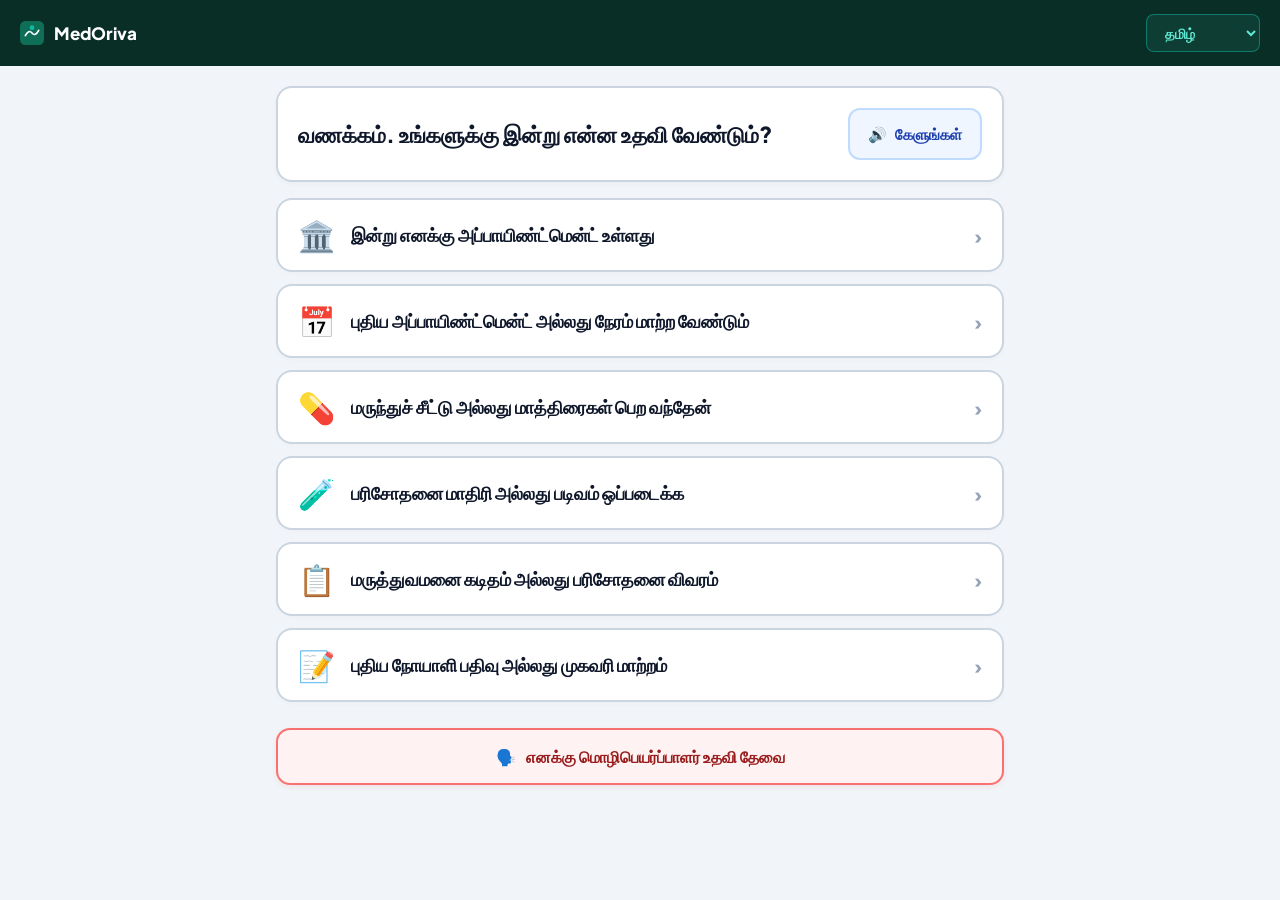
<file: templates/guided_touch.html>
<!DOCTYPE html>
<html lang="ta">
<head>
<meta charset="UTF-8"/>
<meta name="viewport" content="width=device-width, initial-scale=1.0"/>
<title>MedOriva — Patient Terminal</title>
<link rel="preconnect" href="https://fonts.googleapis.com">
<link rel="preconnect" href="https://fonts.gstatic.com" crossorigin>
<link href="https://fonts.googleapis.com/css2?family=Plus+Jakarta+Sans:wght@500;600;700;800&display=swap" rel="stylesheet">
<style>
  :root {
    --primary: #0F6E56;
    --primary-dark: #092e26;
    --primary-light: #14b8a6;
    --text-dark: #0f172a;
    --text-muted: #475569;
    --bg-page: #f1f5f9;
    --card-bg: #ffffff;
    --border-color: #cbd5e1;
    --focus-ring: rgba(15, 110, 86, 0.25);
  }

  * { 
    box-sizing: border-box; 
    margin: 0; 
    padding: 0; 
    font-family: 'Plus Jakarta Sans', -apple-system, BlinkMacSystemFont, sans-serif; 
    -webkit-tap-highlight-color: transparent;
  }

  body { 
    background: var(--bg-page); 
    color: var(--text-dark); 
    min-height: 100vh; 
    display: flex; 
    flex-direction: column;
  }

  /* Header Bar */
  .terminal-bar {
    background: var(--primary-dark);
    color: #ffffff;
    padding: 14px 20px;
    display: flex;
    justify-content: space-between;
    align-items: center;
  }

  .terminal-brand { 
    font-size: 17px; 
    font-weight: 800; 
    display: flex; 
    align-items: center; 
    gap: 10px; 
    color: #ffffff;
  }

  .lang-select-group { 
    display: flex; 
    align-items: center; 
  }

  .lang-dropdown {
    background: #0d3d33;
    color: #5eead4;
    border: 1.5px solid rgba(20, 184, 166, 0.5);
    padding: 8px 14px;
    border-radius: 8px;
    font-size: 14px;
    font-weight: 700;
    cursor: pointer;
    outline: none;
  }

  /* Main Container */
  .terminal-container {
    max-width: 760px;
    width: 100%;
    margin: 0 auto;
    padding: 20px 16px 30px;
    flex: 1;
    display: flex;
    flex-direction: column;
    gap: 16px;
  }

  /* Large Native Intake Prompt */
  .prompt-header {
    background: #ffffff;
    border: 2px solid var(--border-color);
    border-radius: 16px;
    padding: 20px;
    display: flex;
    justify-content: space-between;
    align-items: center;
    gap: 14px;
    box-shadow: 0 2px 6px rgba(0,0,0,0.03);
  }

  .prompt-text-native { 
    font-size: 22px; 
    font-weight: 800; 
    color: #0f172a; 
    line-height: 1.4; 
  }

  .tts-btn {
    background: #eff6ff;
    border: 2px solid #bfdbfe;
    color: #1e40af;
    border-radius: 12px;
    padding: 14px 18px;
    font-size: 15px;
    font-weight: 800;
    cursor: pointer;
    white-space: nowrap;
    display: flex;
    align-items: center;
    gap: 8px;
    flex-shrink: 0;
  }
  .tts-btn:active { background: #dbeafe; transform: scale(0.98); }

  /* One-Handed Patient Touch Tiles (Stacked for Easy Thumb Reach) */
  .cards-grid {
    display: flex;
    flex-direction: column;
    gap: 12px;
  }

  .touch-tile {
    background: var(--card-bg);
    border: 2.5px solid var(--border-color);
    border-radius: 16px;
    padding: 18px 20px;
    cursor: pointer;
    text-align: left;
    display: flex;
    align-items: center;
    gap: 16px;
    min-height: 74px;
    box-shadow: 0 2px 4px rgba(0,0,0,0.02);
    transition: transform 0.1s ease, border-color 0.1s ease;
    width: 100%;
    font: inherit;
    color: inherit;
    appearance: none;
  }

  .touch-tile:active {
    border-color: var(--primary);
    background: #f0fdf4;
    transform: scale(0.99);
  }

  .touch-tile:focus-visible,
  .tts-btn:focus-visible,
  .btn-esc:focus-visible,
  .btn-confirm:focus-visible,
  .btn-change:focus-visible,
  .lang-dropdown:focus-visible {
    outline: 3px solid #38bdf8;
    outline-offset: 3px;
  }

  .tile-icon { 
    font-size: 30px; 
    line-height: 1;
    flex-shrink: 0;
  }

  .tile-native { 
    font-size: 18px; 
    font-weight: 800; 
    color: #0f172a; 
    line-height: 1.35; 
    flex: 1;
  }

  .tile-arrow {
    font-size: 20px;
    color: #94a3b8;
    font-weight: 800;
  }

  /* Safety Interpreter Bar */
  .safety-bottom-bar {
    margin-top: 10px;
    display: flex;
    flex-direction: column;
  }

  .btn-esc {
    background: #fef2f2;
    border: 2px solid #f87171;
    color: #991b1b;
    padding: 16px 20px;
    border-radius: 14px;
    font-size: 16px;
    font-weight: 800;
    cursor: pointer;
    display: flex;
    align-items: center;
    justify-content: center;
    gap: 10px;
    box-shadow: 0 2px 6px rgba(239, 68, 68, 0.1);
  }
  .btn-esc:active { background: #fee2e2; }

  /* Full Screen Confirmation Check Modal */
  .modal-overlay {
    display: none;
    position: fixed;
    top: 0; left: 0; width: 100%; height: 100%;
    background: rgba(15, 23, 42, 0.8);
    backdrop-filter: blur(4px);
    z-index: 9999;
    align-items: center;
    justify-content: center;
    padding: 18px;
  }

  .verify-card {
    background: #ffffff;
    border: 3px solid var(--primary);
    border-radius: 20px;
    max-width: 520px;
    width: 100%;
    padding: 30px 24px;
    text-align: center;
    box-shadow: 0 20px 40px rgba(0,0,0,0.3);
  }

  .verify-title { 
    font-size: 15px; 
    text-transform: uppercase; 
    font-weight: 800; 
    color: var(--primary); 
    margin-bottom: 8px; 
  }

  .verify-text-native { 
    font-size: 24px; 
    font-weight: 800; 
    color: #0f172a; 
    margin: 16px 0 28px; 
    line-height: 1.4;
    background: #f8fafc;
    border: 1.5px dashed #cbd5e1;
    border-radius: 12px;
    padding: 16px;
  }

  .verify-actions { 
    display: flex; 
    flex-direction: column; 
    gap: 12px; 
  }

  .btn-confirm { 
    background: var(--primary); 
    color: #fff; 
    border: none; 
    padding: 18px; 
    border-radius: 12px; 
    font-size: 18px; 
    font-weight: 800; 
    cursor: pointer; 
    box-shadow: 0 4px 12px rgba(15, 110, 86, 0.25);
  }
  .btn-confirm:active { background: #0b5744; }

  .btn-change { 
    background: #ffffff; 
    color: #475569; 
    border: 2px solid #cbd5e1; 
    padding: 14px; 
    border-radius: 12px; 
    font-size: 16px; 
    font-weight: 700; 
    cursor: pointer; 
  }
  .btn-change:active { background: #f1f5f9; }

  /* Toast Banner */
  .toast-banner {
    display: none;
    background: #dcfce7;
    border: 2px solid #4ade80;
    color: #14532d;
    padding: 16px 20px;
    border-radius: 14px;
    font-size: 16px;
    font-weight: 800;
    text-align: center;
    box-shadow: 0 4px 12px rgba(20, 83, 45, 0.15);
  }

  /* RTL Support for Arabic and Urdu */
  .rtl-mode { direction: rtl; text-align: right; }
  .rtl-mode .touch-tile { text-align: right; }
  .rtl-mode .tile-arrow { transform: rotate(180deg); }
</style>
</head>
<body>

<header class="terminal-bar">
  <div class="terminal-brand">
    <svg width="24" height="24" viewBox="0 0 36 36" fill="none" xmlns="http://www.w3.org/2000/svg">
      <rect width="36" height="36" rx="8" fill="#0F6E56"/>
      <path d="M8 22 Q13 12 18 18 Q23 24 28 14" stroke="#ffffff" stroke-width="2.5" stroke-linecap="round" fill="none"/>
      <circle cx="18" cy="10" r="3.5" fill="#14b8a6"/>
    </svg>
    <span>MedOriva</span>
  </div>
  
  <div class="lang-select-group">
    <select id="langSelect" class="lang-dropdown" onchange="switchLanguage(this.value)">
      <option value="Tamil">தமிழ்</option>
      <option value="Hindi">हिन्दी</option>
      <option value="Malayalam">മലയാളം</option>
      <option value="Polish">Polski</option>
      <option value="Arabic">العربية</option>
      <option value="Urdu">اردو</option>
      <option value="Bengali">বাংলা</option>
      <option value="Somali">Soomaali</option>
      <option value="Romanian">Română</option>
    </select>
  </div>
</header>

<main class="terminal-container" id="terminalContainer">

  <div id="toastBanner" class="toast-banner" role="status" aria-live="polite"></div>

  <!-- Primary Voice & Visual Prompt (100% Native Language) -->
  <div class="prompt-header">
    <div class="prompt-text-native" id="promptNativeText">வணக்கம். உங்களுக்கு இன்று என்ன உதவி வேண்டும்?</div>
    <button type="button" class="tts-btn" onclick="speakCurrentPrompt()">
      <span>🔊</span>
      <span id="ttsBtnLabel">கேளுங்கள்</span>
    </button>
  </div>

  <!-- Large, Single-Hand Touch Target Cards -->
  <div class="cards-grid">
    <button type="button" class="touch-tile" onclick="openVerification(0)">
      <span class="tile-icon">🏛️</span>
      <span class="tile-native" id="tileNative0">இன்று எனக்கு அப்பாயிண்ட்மென்ட் உள்ளது</span>
      <span class="tile-arrow">›</span>
    </button>

    <button type="button" class="touch-tile" onclick="openVerification(1)">
      <span class="tile-icon">📅</span>
      <span class="tile-native" id="tileNative1">புதிய அப்பாயிண்ட்மென்ட் அல்லது நேரம் மாற்ற வேண்டும்</span>
      <span class="tile-arrow">›</span>
    </button>

    <button type="button" class="touch-tile" onclick="openVerification(2)">
      <span class="tile-icon">💊</span>
      <span class="tile-native" id="tileNative2">மருந்துச் சீட்டு அல்லது மாத்திரைகள் பெற வந்தேன்</span>
      <span class="tile-arrow">›</span>
    </button>

    <button type="button" class="touch-tile" onclick="openVerification(3)">
      <span class="tile-icon">🧪</span>
      <span class="tile-native" id="tileNative3">பரிசோதனை மாதிரி அல்லது படிவம் ஒப்படைக்க</span>
      <span class="tile-arrow">›</span>
    </button>

    <button type="button" class="touch-tile" onclick="openVerification(4)">
      <span class="tile-icon">📋</span>
      <span class="tile-native" id="tileNative4">மருத்துவமனை கடிதம் அல்லது பரிசோதனை விவரம்</span>
      <span class="tile-arrow">›</span>
    </button>

    <button type="button" class="touch-tile" onclick="openVerification(5)">
      <span class="tile-icon">📝</span>
      <span class="tile-native" id="tileNative5">புதிய நோயாளி பதிவு அல்லது முகவரி மாற்றம்</span>
      <span class="tile-arrow">›</span>
    </button>
  </div>

  <!-- Immediate Human Help Option -->
  <footer class="safety-bottom-bar">
    <button type="button" class="btn-esc" onclick="openVerification(6)">
      <span>🗣️</span>
      <span id="escBtnLabel">எனக்கு மொழிபெயர்ப்பாளர் உதவி தேவை</span>
    </button>
  </footer>

</main>

<!-- Verification Modal: Confirm / Change Check -->
<div class="modal-overlay" id="verifyModal" role="dialog" aria-modal="true" aria-labelledby="modalVerifyTitle">
  <div class="verify-card" id="verifyCard">
    <div class="verify-title" id="modalVerifyTitle">உறுதிப்படுத்தவும்</div>
    <div class="verify-text-native" id="modalSelectedNative">—</div>
    
    <div class="verify-actions">
      <button type="button" class="btn-confirm" onclick="submitConfirmedAnswer()">
        ✓ <span id="btnConfirmLabel">ஆம், உறுதிப்படுத்துகிறேன்</span>
      </button>
      <button type="button" class="btn-change" onclick="closeVerification()">
        ✕ <span id="btnChangeLabel">மாற்ற வேண்டும்</span>
      </button>
    </div>
  </div>
</div>

<script>
// PURE NATIVE SCRIPT LEXICON (Zero English Mingling in Patient UI)
const GUIDED_LEXICON = {
  "Tamil": {
    code: "ta", bcp47: "ta-IN", dir: "ltr",
    prompt_native: "வணக்கம். உங்களுக்கு இன்று என்ன உதவி வேண்டும்?",
    listen_label: "கேளுங்கள்",
    modal_title: "உங்கள் தேர்வை உறுதிப்படுத்தவும்",
    btn_confirm: "ஆம், உறுதிப்படுத்துகிறேன்",
    btn_change: "மாற்ற வேண்டும்",
    toast_msg: "✓ உங்கள் தேர்வு பதிவு செய்யப்பட்டது. தயவுசெய்து வரவேற்பாளரிடம் பேசுங்கள்.",
    esc_label: "எனக்கு மொழிபெயர்ப்பாளர் உதவி தேவை",
    tiles: [
      { native: "இன்று எனக்கு அப்பாயிண்ட்மென்ட் உள்ளது", eng: "I have an appointment today." },
      { native: "புதிய அப்பாயிண்ட்மென்ட் அல்லது நேரம் மாற்ற வேண்டும்", eng: "Book or change an appointment." },
      { native: "மருந்துச் சீட்டு அல்லது மாத்திரைகள் பெற வந்தேன்", eng: "Prescription query or collection." },
      { native: "பரிசோதனை மாதிரி அல்லது படிவம் ஒப்படைக்க", eng: "Sample or document handover." },
      { native: "மருத்துவமனை கடிதம் அல்லது பரிசோதனை விவரம்", eng: "Referral or test result logistics." },
      { native: "புதிய நோயாளி பதிவு அல்லது முகவரி மாற்றம்", eng: "Registration or contact update." },
      { native: "எனக்கு மொழிபெயர்ப்பாளர் உதவி தேவை", eng: "I need a qualified interpreter." }
    ]
  },

  "Hindi": {
    code: "hi", bcp47: "hi-IN", dir: "ltr",
    prompt_native: "नमस्ते। आज हम आपकी क्या मदद कर सकते हैं?",
    listen_label: "सुनें",
    modal_title: "अपने चयन की पुष्टि करें",
    btn_confirm: "हाँ, पुष्टि करें",
    btn_change: "बदलना है",
    toast_msg: "✓ आपका विकल्प दर्ज हो गया है। कृपया रिसेप्शनिस्ट से संपर्क करें।",
    esc_label: "मुझे अनुवादक (दुभाषिया) की सहायता चाहिए",
    tiles: [
      { native: "आज मेरी डॉक्टर से मिलने की अपॉइंटमेंट है", eng: "I have an appointment today." },
      { native: "नई अपॉइंटमेंट लेना या समय बदलना है", eng: "Book or change an appointment." },
      { native: "दवाई की पर्ची या दवाइयां लेने आया हूँ", eng: "Prescription query or collection." },
      { native: "जांच का सैंपल या दस्तावेज़ जमा करना है", eng: "Sample or document handover." },
      { native: "अस्पताल का पत्र या जांच रिपोर्ट की जानकारी", eng: "Referral or test result logistics." },
      { native: "नया पंजीकरण या घर का पता बदलना है", eng: "Registration or contact update." },
      { native: "मुझे अनुवादक की सहायता चाहिए", eng: "I need a qualified interpreter." }
    ]
  },

  "Malayalam": {
    code: "ml", bcp47: "ml-IN", dir: "ltr",
    prompt_native: "നമസ്കാരം. ഇന്ന് നിങ്ങൾക്ക് എന്ത് സഹായമാണ് വേണ്ടത്?",
    listen_label: "കേൾക്കുക",
    modal_title: "വിവരങ്ങൾ സ്ഥിരീകരിക്കുക",
    btn_confirm: "അതെ, സ്ഥിരീകരിക്കുന്നു",
    btn_change: "മാറ്റണം",
    toast_msg: "✓ നിങ്ങളുടെ വിവരം രേഖപ്പെടുത്തി. ദയവായി കൗണ്ടറിലേക്ക് സംസാരിക്കുക.",
    esc_label: "എനിക്ക് പരിഭാഷകന്റെ സഹായം വേണം",
    tiles: [
      { native: "ഇന്ന് എനിക്ക് അപ്പോയിന്റ്മെന്റ് ഉണ്ട്", eng: "I have an appointment today." },
      { native: "പുതിയ അപ്പോയിന്റ്മെന്റ് എടുക്കാനോ മാറ്റാനോ", eng: "Book or change an appointment." },
      { native: "മരുന്ന് കുറിപ്പടി അല്ലെങ്കിൽ മരുന്നുകൾ വാങ്ങാൻ", eng: "Prescription query or collection." },
      { native: "ലാബ് സാമ്പിൾ അല്ലെങ്കിൽ രേഖകൾ നൽകാൻ", eng: "Sample or document handover." },
      { native: "ആശുപത്രി കത്ത് അല്ലെങ്കിൽ പരിശോധനാ ഫലങ്ങൾ", eng: "Referral or test result logistics." },
      { native: "പുതിയ രജിസ്ട്രേഷൻ അല്ലെങ്കിൽ വിലാസം മാറ്റാൻ", eng: "Registration or contact update." },
      { native: "എനിക്ക് പരിഭാഷകന്റെ സഹായം വേണം", eng: "I need a qualified interpreter." }
    ]
  },

  "Polish": {
    code: "pl", bcp47: "pl-PL", dir: "ltr",
    prompt_native: "Dzień dobry. W czym możemy dzisiaj pomóc?",
    listen_label: "Odsłuchaj",
    modal_title: "Potwierdź swój wybór",
    btn_confirm: "Tak, potwierdzam",
    btn_change: "Zmień wybór",
    toast_msg: "✓ Zgłoszenie przyjęte. Proszę podejść do recepcji.",
    esc_label: "Potrzebuję pomocy tłumacza",
    tiles: [
      { native: "Mam dzisiaj umówioną wizytę", eng: "I have an appointment today." },
      { native: "Chcę zarejestrować lub przełożyć wizytę", eng: "Book or change an appointment." },
      { native: "Odbiór recepty lub leków", eng: "Prescription query or collection." },
      { native: "Oddanie próbki do badań lub dokumentów", eng: "Sample or document handover." },
      { native: "Sprawa skierowania lub wyników badań", eng: "Referral or test result logistics." },
      { native: "Rejestracja nowego pacjenta lub zmiana adresu", eng: "Registration or contact update." },
      { native: "Potrzebuję pomocy tłumacza", eng: "I need a qualified interpreter." }
    ]
  },

  "Arabic": {
    code: "ar", bcp47: "ar-SA", dir: "rtl",
    prompt_native: "مرحباً بكم. كيف يمكننا مساعدتكم اليوم؟",
    listen_label: "استمع",
    modal_title: "يرجى تأكيد اختياركم",
    btn_confirm: "نعم، تأكيد الاختيار",
    btn_change: "تعديل الاختيار",
    toast_msg: "✓ تم تسجيل اختياركم. يرجى التحدث مع موظف الاستقبال.",
    esc_label: "أحتاج إلى مساعدة مترجم فوري",
    tiles: [
      { native: "لدي موعد محجوز اليوم", eng: "I have an appointment today." },
      { native: "حجز موعد جديد أو تعديل موعد", eng: "Book or change an appointment." },
      { native: "استفسار عن وصفة طبية أو استلام دواء", eng: "Prescription query or collection." },
      { native: "تسليم عينات تحاليل أو وثائق طبية", eng: "Sample or document handover." },
      { native: "تقارير المستشفى أو نتائج الفحوصات", eng: "Referral or test result logistics." },
      { native: "تسجيل مريض جديد أو تحديث العنوان", eng: "Registration or contact update." },
      { native: "أحتاج إلى مساعدة مترجم فوري", eng: "I need a qualified interpreter." }
    ]
  },

  "Urdu": {
    code: "ur", bcp47: "ur-PK", dir: "rtl",
    prompt_native: "خوش آمدید۔ آج ہم آپ کی کیا مدد کر سکتے ہیں؟",
    listen_label: "سنیں",
    modal_title: "اپنے انتخاب کی تصدیق فرمائیں",
    btn_confirm: "جی ہاں، تصدیق کریں",
    btn_change: "تبدیل کریں",
    toast_msg: "✓ آپ کا انتخاب درج ہو چکا ہے۔ برائے کرم استقبالیہ پر رجوع کریں۔",
    esc_label: "مجھے باقاعدہ مترجم کی مدد درکار ہے",
    tiles: [
      { native: "آج میرا ڈاکٹر سے اپائنٹمنٹ ہے", eng: "I have an appointment today." },
      { native: "نیا اپائنٹمنٹ بک کرنا یا وقت تبدیل کرنا", eng: "Book or change an appointment." },
      { native: "ادویات کا نسخہ یا دوائی لینی ہے", eng: "Prescription query or collection." },
      { native: "ٹیسٹ کا نمونہ یا دستاویزات جمع کروانی ہیں", eng: "Sample or document handover." },
      { native: "ہسپتال ریفرل یا رپورٹس کے متعلق معلومات", eng: "Referral or test result logistics." },
      { native: "نئے مریض کا اندراج یا پتہ تبدیل کروانا", eng: "Registration or contact update." },
      { native: "مجھے باقاعدہ مترجم کی مدد درکار ہے", eng: "I need a qualified interpreter." }
    ]
  },

  "Bengali": {
    code: "bn", bcp47: "bn-BD", dir: "ltr",
    prompt_native: "স্বাগতম। আজ আমরা আপনাকে কীভাবে সাহায্য করতে পারি?",
    listen_label: "শুনুন",
    modal_title: "আপনার নির্বাচন নিশ্চিত করুন",
    btn_confirm: "হ্যাঁ, নিশ্চিত করছি",
    btn_change: "পরিবর্তন করুন",
    toast_msg: "✓ আপনার তথ্য গ্রহণ করা হয়েছে। অনুগ্রহ করে অভ্যর্থনায় যোগাযোগ করুন।",
    esc_label: "আমার একজন দোভাষীর সাহায্য প্রয়োজন",
    tiles: [
      { native: "আজ আমার অ্যাপয়েন্টমেন্ট আছে", eng: "I have an appointment today." },
      { native: "নতুন অ্যাপয়েন্টমেন্ট বুক বা পরিবর্তন করতে চাই", eng: "Book or change an appointment." },
      { native: "প্রেসক্রিপশন বা ওষুধ সংগ্রহ করতে এসেছি", eng: "Prescription query or collection." },
      { native: "ল্যাব পরীক্ষার নমুনা বা নথিপত্র জমা দিতে এসেছি", eng: "Sample or document handover." },
      { native: "হাসপাতালের রেফারেল বা পরীক্ষার ফলাফল সম্পর্কিত", eng: "Referral or test result logistics." },
      { native: "নতুন রোগীর নিবন্ধন বা ঠিকানা পরিবর্তন", eng: "Registration or contact update." },
      { native: "আমার একজন দোভাষীর সাহায্য প্রয়োজন", eng: "I need a qualified interpreter." }
    ]
  },

  "Somali": {
    code: "so", bcp47: "so-SO", dir: "ltr",
    prompt_native: "Soo dhawoow. Sideen maanta kuu caawin karnaa?",
    listen_label: "Dhageyso",
    modal_title: "Xaqiiji doorashadaada",
    btn_confirm: "Haa, waan xaqiijinayaa",
    btn_change: "Beddel",
    toast_msg: "✓ Doorashadaada waa la qabtay. Fadlan la hadal qaabilaha.",
    esc_label: "Waxaan u baahanahay caawimaad turjubaan",
    tiles: [
      { native: "Maanta waxaan leeyahay ballan dhakhtar", eng: "I have an appointment today." },
      { native: "Qabsashada ballan cusub ama beddelid", eng: "Book or change an appointment." },
      { native: "Qaadashada daawo ama warqad dawo", eng: "Prescription query or collection." },
      { native: "Keenista muunad baaris ah ama waraaqo", eng: "Sample or document handover." },
      { native: "Natiijooyinka baarista ama warqadaha cisbitaalka", eng: "Referral or test result logistics." },
      { native: "Diiwaangelin cusub ama cinwaan beddelid", eng: "Registration or contact update." },
      { native: "Waxaan u baahanahay caawimaad turjubaan", eng: "I need a qualified interpreter." }
    ]
  },

  "Romanian": {
    code: "ro", bcp47: "ro-RO", dir: "ltr",
    prompt_native: "Bună ziua. Cu ce vă putem ajuta astăzi?",
    listen_label: "Ascultă",
    modal_title: "Confirmați opțiunea dumneavoastră",
    btn_confirm: "Da, confirm",
    btn_change: "Modifică",
    toast_msg: "✓ Solicitarea a fost înregistrată. Vă rugăm să vă adresați recepției.",
    esc_label: "Am nevoie de asistența unui interpret",
    tiles: [
      { native: "Am o programare astăzi", eng: "I have an appointment today." },
      { native: "Doresc o programare nouă sau reprogramare", eng: "Book or change an appointment." },
      { native: "Ridicare rețetă sau medicamente", eng: "Prescription query or collection." },
      { native: "Predare probe de laborator sau documente", eng: "Sample or document handover." },
      { native: "Rezultate analize sau scrisori medicale", eng: "Referral or test result logistics." },
      { native: "Înregistrare pacient nou sau schimbare adresă", eng: "Registration or contact update." },
      { native: "Am nevoie de asistența unui interpret", eng: "I need a qualified interpreter." }
    ]
  }
};

let currentLangKey = "Tamil";
let currentSelectedIndex = null;

// Read selected language from URL params (?lang=Tamil or ?lang=ta)
document.addEventListener("DOMContentLoaded", () => {
  const params = new URLSearchParams(window.location.search);
  const requestedLang = params.get("lang");
  
  if (requestedLang) {
    const cleanReq = requestedLang.trim().toLowerCase();
    for (const key of Object.keys(GUIDED_LEXICON)) {
      if (key.toLowerCase() === cleanReq || GUIDED_LEXICON[key].code.toLowerCase() === cleanReq) {
        currentLangKey = key;
        break;
      }
    }
  }

  const dropdown = document.getElementById("langSelect");
  if (dropdown) dropdown.value = currentLangKey;

  renderLanguageView();
});

function switchLanguage(newLang) {
  if (GUIDED_LEXICON[newLang]) {
    currentLangKey = newLang;
    renderLanguageView();
  }
}

function renderLanguageView() {
  const data = GUIDED_LEXICON[currentLangKey];
  if (!data) return;

  const container = document.getElementById("terminalContainer");
  const modal = document.getElementById("verifyCard");
  const isRtl = data.dir === "rtl";

  if (isRtl) {
    container.classList.add("rtl-mode");
    modal.classList.add("rtl-mode");
  } else {
    container.classList.remove("rtl-mode");
    modal.classList.remove("rtl-mode");
  }

  document.documentElement.lang = data.code;
  document.getElementById("promptNativeText").textContent = data.prompt_native;
  document.getElementById("ttsBtnLabel").textContent = data.listen_label;
  document.getElementById("escBtnLabel").textContent = data.esc_label;

  // Render purely native tiles (No English subtitles)
  data.tiles.forEach((t, i) => {
    const elNative = document.getElementById(`tileNative${i}`);
    if (elNative) elNative.textContent = t.native;
  });

  // Modal Text
  document.getElementById("modalVerifyTitle").textContent = data.modal_title;
  document.getElementById("btnConfirmLabel").textContent = data.btn_confirm;
  document.getElementById("btnChangeLabel").textContent = data.btn_change;
}

function openVerification(index) {
  const data = GUIDED_LEXICON[currentLangKey];
  if (!data || !data.tiles[index]) return;

  currentSelectedIndex = index;
  const tile = data.tiles[index];

  document.getElementById("modalSelectedNative").textContent = tile.native;
  document.getElementById("verifyModal").style.display = "flex";
}

function closeVerification() {
  document.getElementById("verifyModal").style.display = "none";
  currentSelectedIndex = null;
}

function submitConfirmedAnswer() {
  const data = GUIDED_LEXICON[currentLangKey];
  if (!data || currentSelectedIndex === null) return;

  const selectedTile = data.tiles[currentSelectedIndex];
  const toast = document.getElementById("toastBanner");

  // Validate the bounded response through the active authenticated session.
  // The application does not retain a conversation transcript or patient record.
  fetch("/api/process_intake", {
    method: "POST",
    headers: { "Content-Type": "application/json" },
    body: JSON.stringify({
      language_code: data.code,
      text: selectedTile.eng,
      native_input: selectedTile.native,
      mode: "guided_touch"
    })
  })
  .then(async res => {
    const payload = await res.json();
    if (!res.ok) throw new Error(payload.message || "Unable to process selection");
    return payload;
  })
  .then(resp => {
    // Share the confirmed selection with the staff window only after the
    // authenticated session has accepted the bounded response.
    if (window.opener && !window.opener.closed) {
      window.opener.postMessage({
        type: "MEDORIVA_PATIENT_TOUCH",
        english: selectedTile.eng,
        native: selectedTile.native,
        lang: currentLangKey
      }, window.location.origin);
    }
    closeVerification();
    toast.textContent = data.toast_msg;
    toast.style.display = "block";
    setTimeout(() => { toast.style.display = "none"; }, 5000);
  })
  .catch(err => {
    closeVerification();
    toast.textContent = `⚠ ${data.esc_label}`;
    toast.style.display = "block";
    setTimeout(() => { toast.style.display = "none"; }, 5000);
  });
}

function speakCurrentPrompt() {
  const data = GUIDED_LEXICON[currentLangKey];
  const text = document.getElementById("promptNativeText").textContent;
  
  if ('speechSynthesis' in window && data) {
    window.speechSynthesis.cancel();
    const utterance = new SpeechSynthesisUtterance(text);
    utterance.lang = data.bcp47;
    window.speechSynthesis.speak(utterance);
  }
}
</script>
</body>
</html>
</file>
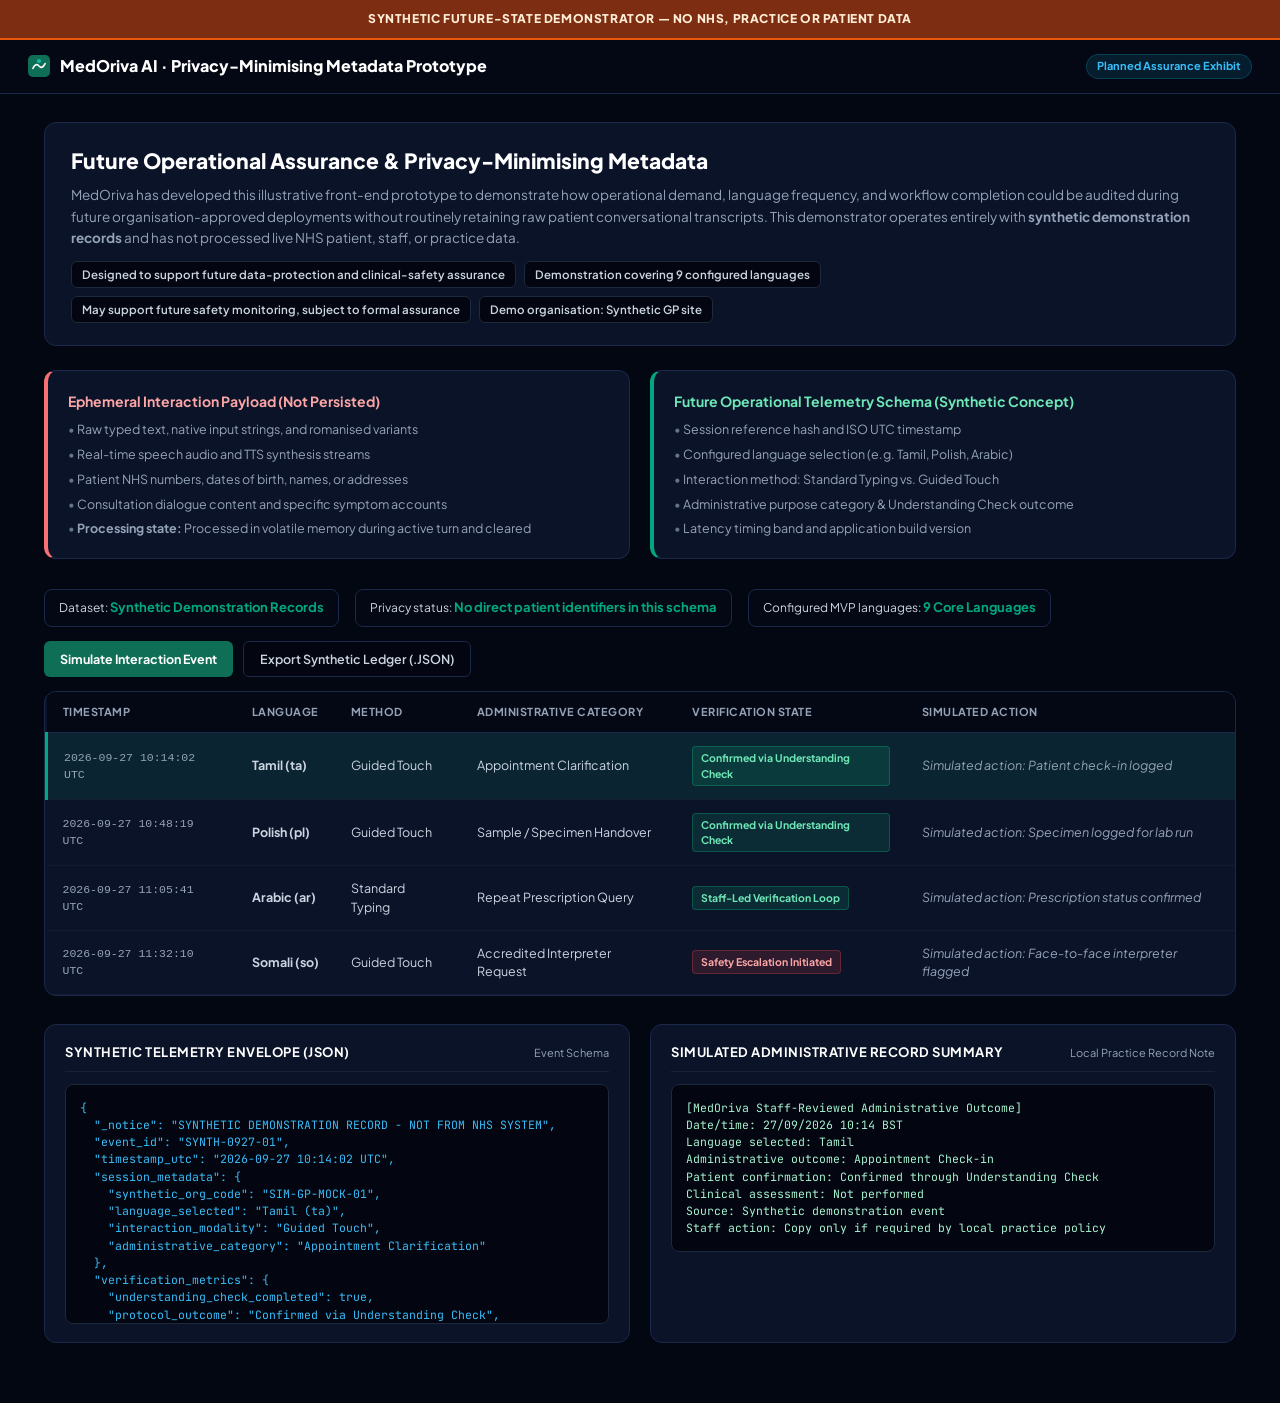
<file: templates/metadata_explorer.html>
<!DOCTYPE html>
<html lang="en-GB">
<head>
<meta charset="UTF-8"/>
<meta name="viewport" content="width=device-width, initial-scale=1.0"/>
<title>MedOriva AI — Privacy-Minimising Metadata Prototype (Synthetic Demonstrator)</title>
<link rel="preconnect" href="https://fonts.googleapis.com">
<link rel="preconnect" href="https://fonts.gstatic.com" crossorigin>
<link href="https://fonts.googleapis.com/css2?family=Plus+Jakarta+Sans:wght@400;500;600;700;800&family=JetBrains+Mono:wght@400;500;600&display=swap" rel="stylesheet">
<style>
  :root {
    --primary: #0F6E56;
    --primary-dark: #092e26;
    --primary-light: #14b8a6;
    --bg-dark: #030712;
    --bg-card: #0b1329;
    --bg-card-hover: #101c3d;
    --border: #1a2849;
    --text-main: #f8fafc;
    --text-muted: #94a3b8;
    --accent-teal: #00A882;
    --accent-blue: #38bdf8;
    --accent-warning: #f59e0b;
    --accent-danger: #f87171;
  }

  * { box-sizing: border-box; margin: 0; padding: 0; font-family: 'Plus Jakarta Sans', sans-serif; }
  body { background: var(--bg-dark); color: var(--text-main); line-height: 1.5; min-height: 100vh; display: flex; flex-direction: column; }

  /* Mandatory Permanent Warning Banner */
  .synth-warning-banner {
    background: #7c2d12;
    border-bottom: 2px solid #ea580c;
    color: #ffedd5;
    padding: 10px 20px;
    font-size: 12px;
    font-weight: 800;
    letter-spacing: 0.6px;
    text-transform: uppercase;
    text-align: center;
    position: sticky;
    top: 0;
    z-index: 10000;
  }

  /* Header Bar */
  .header-bar {
    background: #040814;
    border-bottom: 1px solid var(--border);
    padding: 14px 28px;
    display: flex;
    justify-content: space-between;
    align-items: center;
  }
  .brand-title { font-size: 16px; font-weight: 800; display: flex; align-items: center; gap: 10px; color: #fff; }
  .badge-proto {
    background: rgba(14, 116, 144, 0.2);
    border: 1px solid rgba(14, 116, 144, 0.4);
    color: var(--accent-blue);
    padding: 3px 10px;
    border-radius: 999px;
    font-size: 11px;
    font-weight: 700;
  }

  /* Main Layout */
  .main-container {
    max-width: 1240px;
    width: 100%;
    margin: 0 auto;
    padding: 28px 24px 60px;
    flex: 1;
    display: flex;
    flex-direction: column;
    gap: 24px;
  }

  /* Context Intro Box */
  .context-box {
    background: var(--bg-card);
    border: 1px solid var(--border);
    border-radius: 12px;
    padding: 22px 26px;
  }
  .context-box h1 { font-size: 21px; font-weight: 800; margin-bottom: 8px; color: #fff; }
  .context-box p { font-size: 13.5px; color: var(--text-muted); line-height: 1.6; margin-bottom: 12px; }
  .assurance-tags { display: flex; flex-wrap: wrap; gap: 8px; }
  .tag-item {
    background: #030610;
    border: 1px solid #1e293b;
    color: #cbd5e1;
    font-size: 11.5px;
    padding: 4px 10px;
    border-radius: 6px;
    font-weight: 600;
  }

  /* Architecture Comparison Strip */
  .arch-grid {
    display: grid;
    grid-template-columns: 1fr 1fr;
    gap: 20px;
  }
  .arch-card {
    background: var(--bg-card);
    border: 1px solid var(--border);
    border-radius: 12px;
    padding: 20px;
  }
  .arch-card.red { border-left: 4px solid var(--accent-danger); }
  .arch-card.teal { border-left: 4px solid var(--accent-teal); }
  .arch-title { font-size: 14px; font-weight: 700; margin-bottom: 8px; }
  .arch-title.red { color: #fca5a5; }
  .arch-title.teal { color: #6ee7b7; }
  .arch-list { list-style: none; font-size: 12.5px; color: var(--text-muted); display: flex; flex-direction: column; gap: 6px; }
  .arch-list li::before { content: "• "; color: #64748b; }

  /* Controls & Metrics Header */
  .ledger-header {
    display: flex;
    justify-content: space-between;
    align-items: center;
    flex-wrap: wrap;
    gap: 14px;
    margin-top: 6px;
  }
  .ledger-stats {
    display: flex;
    gap: 16px;
  }
  .stat-pill {
    background: #040814;
    border: 1px solid var(--border);
    padding: 8px 14px;
    border-radius: 8px;
    font-size: 12px;
    color: #cbd5e1;
  }
  .stat-pill strong { color: var(--accent-teal); font-size: 13px; }

  .actions-group { display: flex; gap: 10px; }
  .btn-action {
    background: #0F6E56;
    color: #fff;
    border: none;
    padding: 9px 16px;
    border-radius: 6px;
    font-size: 12.5px;
    font-weight: 700;
    cursor: pointer;
    transition: background 0.15s ease;
  }
  .btn-action:hover { background: #0a5240; }
  .btn-export {
    background: #030610;
    border: 1px solid var(--border);
    color: #cbd5e1;
    padding: 9px 16px;
    border-radius: 6px;
    font-size: 12.5px;
    font-weight: 600;
    cursor: pointer;
  }
  .btn-export:hover { border-color: var(--accent-teal); color: #fff; }

  /* Ledger Table */
  .table-wrapper {
    background: var(--bg-card);
    border: 1px solid var(--border);
    border-radius: 12px;
    overflow-x: auto;
  }
  table.ledger-table {
    width: 100%;
    border-collapse: collapse;
    font-size: 12.5px;
    text-align: left;
  }
  table.ledger-table th {
    background: #040814;
    color: #94a3b8;
    padding: 12px 16px;
    font-weight: 700;
    border-bottom: 1px solid var(--border);
    text-transform: uppercase;
    font-size: 11px;
    letter-spacing: 0.5px;
  }
  table.ledger-table td {
    padding: 13px 16px;
    border-bottom: 1px solid rgba(255, 255, 255, 0.04);
    color: #cbd5e1;
    vertical-align: middle;
  }
  table.ledger-table tr:hover { background: var(--bg-card-hover); cursor: pointer; }
  table.ledger-table tr.selected { background: rgba(15, 110, 86, 0.18); border-left: 3px solid var(--accent-teal); }

  .badge-status {
    display: inline-block;
    padding: 3px 8px;
    border-radius: 4px;
    font-size: 10.5px;
    font-weight: 700;
  }
  .status-confirmed { background: rgba(16, 185, 129, 0.15); color: #6ee7b7; border: 1px solid rgba(16, 185, 129, 0.3); }
  .status-esc { background: rgba(239, 68, 68, 0.15); color: #fca5a5; border: 1px solid rgba(239, 68, 68, 0.3); }
  .status-pending { background: rgba(245, 158, 11, 0.15); color: #fcd34d; border: 1px solid rgba(245, 158, 11, 0.3); }

  /* Inspector Panel (Bottom Split) */
  .inspector-grid {
    display: grid;
    grid-template-columns: 1fr 1fr;
    gap: 20px;
    margin-top: 4px;
  }
  .panel-box {
    background: var(--bg-card);
    border: 1px solid var(--border);
    border-radius: 12px;
    padding: 18px 20px;
  }
  .panel-header {
    display: flex;
    justify-content: space-between;
    align-items: center;
    margin-bottom: 12px;
    border-bottom: 1px solid rgba(255, 255, 255, 0.06);
    padding-bottom: 8px;
  }
  .panel-header h3 { font-size: 13px; font-weight: 700; color: #fff; text-transform: uppercase; letter-spacing: 0.5px; }

  pre.json-view, pre.summary-view {
    background: #030610;
    border: 1px solid #1e293b;
    border-radius: 8px;
    padding: 14px;
    font-family: 'JetBrains Mono', monospace;
    font-size: 11.5px;
    color: #38bdf8;
    line-height: 1.5;
    max-height: 240px;
    overflow-y: auto;
    white-space: pre-wrap;
  }
  pre.summary-view { color: #a7f3d0; }

  @media(max-width: 768px) {
    .arch-grid, .inspector-grid { grid-template-columns: 1fr; }
    .ledger-header { flex-direction: column; align-items: flex-start; }
  }
</style>
</head>
<body>

  <!-- Mandatory Permanent Warning Banner -->
  <div class="synth-warning-banner">
    Synthetic Future-State Demonstrator — No NHS, Practice or Patient Data
  </div>

  <header class="header-bar">
    <div class="brand-title">
      <svg width="22" height="22" viewBox="0 0 36 36" fill="none" xmlns="http://www.w3.org/2000/svg">
        <rect width="36" height="36" rx="8" fill="#0F6E56"/>
        <path d="M8 22 Q13 12 18 18 Q23 24 28 14" stroke="#ffffff" stroke-width="2.5" stroke-linecap="round" fill="none"/>
        <circle cx="18" cy="10" r="3.5" fill="#14b8a6"/>
      </svg>
      <span>MedOriva AI · Privacy-Minimising Metadata Prototype</span>
    </div>
    <span class="badge-proto">Planned Assurance Exhibit</span>
  </header>

  <main class="main-container">

    <!-- Prototype Purpose & Governance Framing -->
    <div class="context-box">
      <h1>Future Operational Assurance &amp; Privacy-Minimising Metadata</h1>
      <p>
        MedOriva has developed this illustrative front-end prototype to demonstrate how operational demand, language frequency, and workflow completion could be audited during future organisation-approved deployments without routinely retaining raw patient conversational transcripts. This demonstrator operates entirely with <strong>synthetic demonstration records</strong> and has not processed live NHS patient, staff, or practice data.
      </p>
      <div class="assurance-tags">
        <span class="tag-item">Designed to support future data-protection and clinical-safety assurance</span>
        <span class="tag-item">Demonstration covering 9 configured languages</span>
        <span class="tag-item">May support future safety monitoring, subject to formal assurance</span>
        <span class="tag-item">Demo organisation: Synthetic GP site</span>
      </div>
    </div>

    <!-- Data Boundary Separation Architecture -->
    <div class="arch-grid">
      <div class="arch-card red">
        <div class="arch-title red">Ephemeral Interaction Payload (Not Persisted)</div>
        <ul class="arch-list">
          <li>Raw typed text, native input strings, and romanised variants</li>
          <li>Real-time speech audio and TTS synthesis streams</li>
          <li>Patient NHS numbers, dates of birth, names, or addresses</li>
          <li>Consultation dialogue content and specific symptom accounts</li>
          <li><strong>Processing state:</strong> Processed in volatile memory during active turn and cleared</li>
        </ul>
      </div>

      <div class="arch-card teal">
        <div class="arch-title teal">Future Operational Telemetry Schema (Synthetic Concept)</div>
        <ul class="arch-list">
          <li>Session reference hash and ISO UTC timestamp</li>
          <li>Configured language selection (e.g. Tamil, Polish, Arabic)</li>
          <li>Interaction method: Standard Typing vs. Guided Touch</li>
          <li>Administrative purpose category &amp; Understanding Check outcome</li>
          <li>Latency timing band and application build version</li>
        </ul>
      </div>
    </div>

    <!-- Ledger Controls & Synthetic Record Table -->
    <div>
      <div class="ledger-header">
        <div class="ledger-stats">
          <div class="stat-pill">Dataset: <strong>Synthetic Demonstration Records</strong></div>
          <div class="stat-pill">Privacy status: <strong>No direct patient identifiers in this schema</strong></div>
          <div class="stat-pill">Configured MVP languages: <strong>9 Core Languages</strong></div>
        </div>

        <div class="actions-group">
          <button class="btn-action" onclick="simulateNewEvent()">Simulate Interaction Event</button>
          <button class="btn-export" onclick="exportSyntheticLedger()">Export Synthetic Ledger (.JSON)</button>
        </div>
      </div>

      <div class="table-wrapper" style="margin-top: 14px;">
        <table class="ledger-table">
          <thead>
            <tr>
              <th>Timestamp</th>
              <th>Language</th>
              <th>Method</th>
              <th>Administrative Category</th>
              <th>Verification State</th>
              <th>Simulated Action</th>
            </tr>
          </thead>
          <tbody id="ledgerBody">
            <!-- Populated via JavaScript with explicitly labelled synthetic data -->
          </tbody>
        </table>
      </div>
    </div>

    <!-- Inspector Split (Schema Envelope vs. Administrative Record Summary) -->
    <div class="inspector-grid">
      <div class="panel-box">
        <div class="panel-header">
          <h3>Synthetic Telemetry Envelope (JSON)</h3>
          <span style="font-size: 11px; color: var(--text-muted);">Event Schema</span>
        </div>
        <pre class="json-view" id="jsonEnvelope">// Select a synthetic record above to view the metadata envelope</pre>
      </div>

      <div class="panel-box">
        <div class="panel-header">
          <h3>Simulated Administrative Record Summary</h3>
          <span style="font-size: 11px; color: var(--text-muted);">Local Practice Record Note</span>
        </div>
        <pre class="summary-view" id="summaryPreview">// Select a synthetic record above to view the simulated summary note</pre>
      </div>
    </div>

  </main>

<script>
// Explicitly labelled synthetic records for demonstration
let SYNTHETIC_RECORDS = [
  {
    event_id: "SYNTH-0927-01",
    timestamp: "2026-09-27 10:14:02 UTC",
    language: "Tamil (ta)",
    method: "Guided Touch",
    category: "Appointment Clarification",
    verification: "Confirmed via Understanding Check",
    status_code: "status-confirmed",
    simulated_action: "Simulated action: Patient check-in logged",
    summary: "[MedOriva Staff-Reviewed Administrative Outcome]\nDate/time: 27/09/2026 10:14 BST\nLanguage selected: Tamil\nAdministrative outcome: Appointment Check-in\nPatient confirmation: Confirmed through Understanding Check\nClinical assessment: Not performed\nSource: Synthetic demonstration event\nStaff action: Copy only if required by local practice policy"
  },
  {
    event_id: "SYNTH-0927-02",
    timestamp: "2026-09-27 10:48:19 UTC",
    language: "Polish (pl)",
    method: "Guided Touch",
    category: "Sample / Specimen Handover",
    verification: "Confirmed via Understanding Check",
    status_code: "status-confirmed",
    simulated_action: "Simulated action: Specimen logged for lab run",
    summary: "[MedOriva Staff-Reviewed Administrative Outcome]\nDate/time: 27/09/2026 10:48 BST\nLanguage selected: Polish\nAdministrative outcome: Sample or document handover\nPatient confirmation: Confirmed through Understanding Check\nClinical assessment: Not performed\nSource: Synthetic demonstration event\nStaff action: Copy only if required by local practice policy"
  },
  {
    event_id: "SYNTH-0927-03",
    timestamp: "2026-09-27 11:05:41 UTC",
    language: "Arabic (ar)",
    method: "Standard Typing",
    category: "Repeat Prescription Query",
    verification: "Staff-Led Verification Loop",
    status_code: "status-confirmed",
    simulated_action: "Simulated action: Prescription status confirmed",
    summary: "[MedOriva Staff-Reviewed Administrative Outcome]\nDate/time: 27/09/2026 11:05 BST\nLanguage selected: Arabic\nAdministrative outcome: Prescription query or collection\nPatient confirmation: Confirmed through Understanding Check\nClinical assessment: Not performed\nSource: Synthetic demonstration event\nStaff action: Copy only if required by local practice policy"
  },
  {
    event_id: "SYNTH-0927-04",
    timestamp: "2026-09-27 11:32:10 UTC",
    language: "Somali (so)",
    method: "Guided Touch",
    category: "Accredited Interpreter Request",
    verification: "Safety Escalation Initiated",
    status_code: "status-esc",
    simulated_action: "Simulated action: Face-to-face interpreter flagged",
    summary: "[MedOriva Staff-Reviewed Administrative Outcome]\nDate/time: 27/09/2026 11:32 BST\nLanguage selected: Somali\nAdministrative outcome: Professional interpreter requested\nPatient confirmation: Confirmed through Understanding Check\nClinical assessment: Not performed\nSource: Synthetic demonstration event\nStaff action: Escalate to the practice's qualified-interpreter pathway"
  }
];

let selectedIndex = 0;

function renderLedger() {
  const tbody = document.getElementById("ledgerBody");
  tbody.innerHTML = "";

  SYNTHETIC_RECORDS.forEach((rec, idx) => {
    const tr = document.createElement("tr");
    if (idx === selectedIndex) tr.classList.add("selected");
    tr.onclick = () => selectRecord(idx);

    tr.innerHTML = `
      <td style="font-family: monospace; font-size: 11.5px; color: #94a3b8;">${rec.timestamp}</td>
      <td><strong>${rec.language}</strong></td>
      <td>${rec.method}</td>
      <td>${rec.category}</td>
      <td><span class="badge-status ${rec.status_code}">${rec.verification}</span></td>
      <td style="font-style: italic; color: #94a3b8;">${rec.simulated_action}</td>
    `;
    tbody.appendChild(tr);
  });

  updateInspector();
}

function selectRecord(idx) {
  selectedIndex = idx;
  renderLedger();
}

function updateInspector() {
  const rec = SYNTHETIC_RECORDS[selectedIndex];
  if (!rec) return;

  const envelope = {
    _notice: "SYNTHETIC DEMONSTRATION RECORD - NOT FROM NHS SYSTEM",
    event_id: rec.event_id,
    timestamp_utc: rec.timestamp,
    session_metadata: {
      synthetic_org_code: "SIM-GP-MOCK-01",
      language_selected: rec.language,
      interaction_modality: rec.method,
      administrative_category: rec.category
    },
    verification_metrics: {
      understanding_check_completed: true,
      protocol_outcome: rec.verification,
      human_staff_confirmation_logged: true
    },
    privacy_boundary: {
      direct_patient_identifiers_retained: false,
      conversational_transcripts_persisted: false,
      storage_location: "Volatile memory payload cleared"
    }
  };

  document.getElementById("jsonEnvelope").textContent = JSON.stringify(envelope, null, 2);
  document.getElementById("summaryPreview").textContent = rec.summary;
}

function simulateNewEvent() {
  const langs = [
    { name: "Hindi (hi)", cat: "Arrival & Check-in" },
    { name: "Urdu (ur)", cat: "Prescription Query" },
    { name: "Bengali (bn)", cat: "Care Navigation Request" },
    { name: "Romanian (ro)", cat: "Document Handover" }
  ];
  const pick = langs[Math.floor(Math.random() * langs.length)];
  const now = new Date();
  const pad = n => String(n).padStart(2, '0');
  const timeStr = `${now.getUTCFullYear()}-${pad(now.getUTCMonth()+1)}-${pad(now.getUTCDate())} ${pad(now.getUTCHours())}:${pad(now.getUTCMinutes())}:${pad(now.getUTCSeconds())} UTC`;

  SYNTHETIC_RECORDS.unshift({
    event_id: "SYNTH-" + Math.floor(1000 + Math.random() * 9000),
    timestamp: timeStr,
    language: pick.name,
    method: "Guided Touch",
    category: pick.cat,
    verification: "Confirmed via Understanding Check",
    status_code: "status-confirmed",
    simulated_action: "Simulated action: Reception guidance presented",
    summary: `[MedOriva Staff-Reviewed Administrative Outcome]\nDate/time: ${pad(now.getUTCDate())}/${pad(now.getUTCMonth()+1)}/${now.getUTCFullYear()} ${pad(now.getUTCHours())}:${pad(now.getUTCMinutes())} BST\nLanguage selected: ${pick.name.split(' ')[0]}\nAdministrative outcome: ${pick.cat}\nPatient confirmation: Confirmed through Understanding Check\nClinical assessment: Not performed\nSource: Synthetic demonstration event\nStaff action: Copy only if required by local practice policy`
  });

  selectedIndex = 0;
  renderLedger();
}

function exportSyntheticLedger() {
  const dataStr = "data:text/json;charset=utf-8," + encodeURIComponent(JSON.stringify(SYNTHETIC_RECORDS, null, 2));
  const downloadAnchor = document.createElement("a");
  downloadAnchor.setAttribute("href", dataStr);
  downloadAnchor.setAttribute("download", "medoriva_synthetic_demonstrator_ledger.json");
  document.body.appendChild(downloadAnchor);
  downloadAnchor.click();
  downloadAnchor.remove();
}

document.addEventListener("DOMContentLoaded", renderLedger);
</script>
</body>
</html>
</file>
